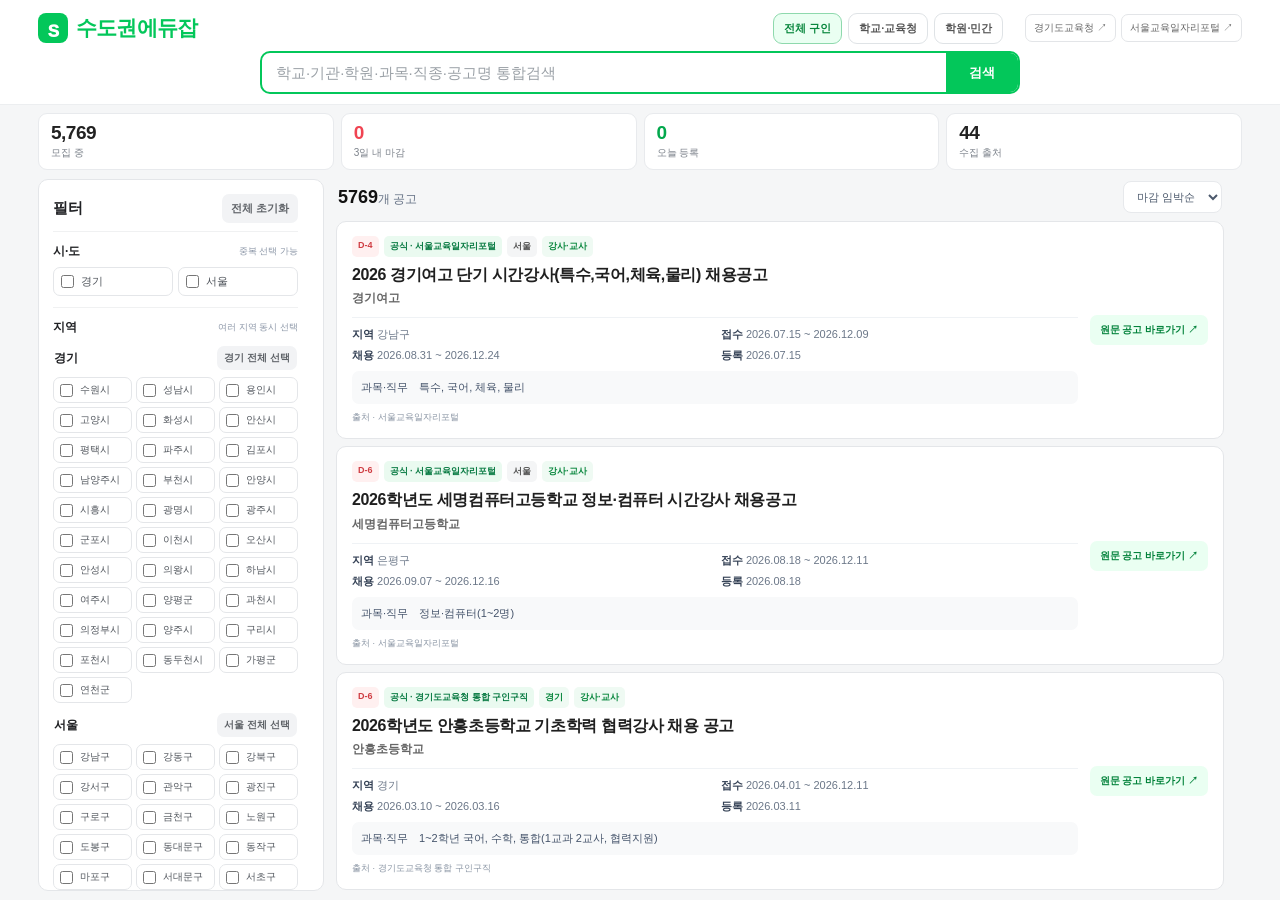
<file: index.html>
<!doctype html>
<html lang="ko">
<head>
<meta charset="utf-8" />
<meta name="viewport" content="width=device-width,initial-scale=1,viewport-fit=cover" />
<meta name="theme-color" content="#03c75a" />
<title>수도권에듀잡 | 서울·경기 교육계 구인 통합검색</title>
<meta name="description" content="서울·경기 학교·교육청 공식 채용과 검증된 민간 교육·문화예술 구인공고를 한 번에 찾는 통합검색 서비스" />
<style>
:root{--bg:#f4f7fb;--card:#fff;--ink:#162033;--muted:#687386;--line:#e3e8f0;--navy:#0b1830;--blue:#2563eb;--blue2:#edf4ff;--red:#e5484d;--green:#0f9f6e;--shadow:0 10px 30px rgba(22,32,51,.08)}
*{box-sizing:border-box}html{scroll-behavior:smooth}body{margin:0;font-family:Pretendard,-apple-system,BlinkMacSystemFont,"Segoe UI","Noto Sans KR",sans-serif;color:var(--ink);background:var(--bg)}button,input,select{font:inherit}a{color:inherit;text-decoration:none}.wrap{max-width:1180px;margin:0 auto;padding:0 18px}
.hero{background:linear-gradient(135deg,#071224 0%,#102b58 58%,#1857a8 100%);color:#fff;padding:12px 0 14px;box-shadow:0 5px 18px rgba(8,18,38,.16)}
.top{display:flex;align-items:center;justify-content:space-between;gap:14px}.brand{display:flex;gap:8px;align-items:center;font-size:18px;font-weight:900;letter-spacing:-.5px}.logo{width:32px;height:32px;border-radius:10px;display:grid;place-items:center;background:rgba(255,255,255,.14);border:1px solid rgba(255,255,255,.18);font-size:17px}.official-links{display:flex;gap:6px;flex-wrap:wrap}.official-links a{font-size:10px;color:#e8f1ff;border:1px solid rgba(255,255,255,.22);padding:6px 8px;border-radius:8px;background:rgba(255,255,255,.07)}
.hero h1{font-size:20px;line-height:1.2;margin:10px 0 0;letter-spacing:-.7px;display:inline-block}.hero h1 br{display:none}.hero h1 b{color:#8fd3ff;margin-left:6px}.hero p,.coverage{display:none}
.searchbox{margin-top:9px;display:flex;gap:6px;background:#fff;border-radius:11px;padding:5px;box-shadow:0 7px 18px rgba(0,0,0,.15)}.searchbox input{flex:1;min-width:0;border:0;outline:0;background:transparent;padding:8px 10px;font-size:14px;color:#172033}.searchbox button{border:0;background:var(--blue);color:#fff;border-radius:8px;padding:0 18px;font-weight:800;cursor:pointer;font-size:13px}
.stats{display:grid;grid-template-columns:repeat(4,1fr);gap:10px;margin-top:10px;position:relative;z-index:2}.stat{background:var(--card);padding:11px 14px;border-radius:13px;border:1px solid rgba(227,232,240,.9);box-shadow:var(--shadow);min-height:60px}.stat .n{font-size:21px;font-weight:900;letter-spacing:-.5px;line-height:1}.stat .t{font-size:11px;color:var(--muted);margin-top:5px}.stat.hot .n{color:var(--red)}.stat.new .n{color:var(--blue)}
.layout{display:grid;grid-template-columns:300px minmax(0,1fr);gap:18px;margin-top:12px;margin-bottom:54px}.panel{background:var(--card);border:1px solid var(--line);border-radius:17px;padding:16px;box-shadow:0 3px 12px rgba(23,32,51,.035);height:max-content}.filter-panel{position:sticky;top:12px}.filter-head{display:flex;align-items:center;justify-content:space-between;gap:8px;margin-bottom:12px}.filter-head strong{font-size:16px}.reset{border:0;background:#eef2f7;color:#4f5d70;padding:7px 9px;border-radius:9px;font-size:11px;font-weight:800;cursor:pointer}.filter-section{padding:14px 0;border-top:1px solid #eef1f5}.filter-section:first-of-type{border-top:0;padding-top:4px}.filter-title{display:flex;align-items:center;justify-content:space-between;gap:8px;margin-bottom:9px}.filter-title h3{font-size:13px;margin:0}.hint{font-size:10px;color:#8a95a6}.checks{display:grid;grid-template-columns:repeat(2,minmax(0,1fr));gap:6px}.checks.one{grid-template-columns:1fr}.check{display:flex;align-items:center;gap:7px;padding:7px 8px;border:1px solid var(--line);border-radius:9px;background:#fff;font-size:12px;color:#465367;cursor:pointer;min-width:0}.check:has(input:checked){border-color:#9bbcf7;background:var(--blue2);color:#174eac;font-weight:800}.check input{margin:0;accent-color:var(--blue);flex:0 0 auto}.check span{overflow:hidden;text-overflow:ellipsis;white-space:nowrap}.region-group{margin-top:10px}.region-group:first-child{margin-top:0}.region-group-head{display:flex;align-items:center;justify-content:space-between;margin:0 1px 7px}.region-group-head b{font-size:12px}.mini-btn{border:0;background:#f1f4f8;color:#59677a;border-radius:8px;padding:5px 7px;font-size:10px;font-weight:800;cursor:pointer}.region-checks{display:grid;grid-template-columns:repeat(3,minmax(0,1fr));gap:5px}.region-checks .check{padding:6px;font-size:11px}.selected-box{display:none;margin-top:12px;padding:10px;border-radius:11px;background:#f5f8fd;border:1px solid #e7ecf4;font-size:11px;color:#516176;line-height:1.6}.selected-box.show{display:block}.selected-box b{color:#24344f}
.toolbar{display:flex;align-items:center;justify-content:space-between;gap:10px;margin:3px 2px 10px}.result{font-size:13px;color:#657185}.result strong{font-size:19px;color:#172033}.toolbar-right{display:flex;gap:7px;align-items:center}.sort{border:1px solid var(--line);border-radius:10px;background:#fff;padding:9px 10px;color:#4c596c;font-size:12px}.list{display:flex;flex-direction:column;gap:10px}.job{display:block;background:var(--card);border:1px solid var(--line);border-radius:16px;padding:17px;box-shadow:0 3px 10px rgba(23,32,51,.035);transition:.15s ease}.job:hover{transform:translateY(-1px);box-shadow:var(--shadow);border-color:#cbd8ea}.jobtop{display:flex;justify-content:space-between;gap:12px}.badges{display:flex;flex-wrap:wrap;gap:6px;margin-bottom:9px}.badge{font-size:10px;font-weight:800;border-radius:7px;padding:5px 7px;background:#eff2f6;color:#566377}.badge.prov{background:#eaf2ff;color:#1c5ec2}.badge.seoul{background:#f0ecff;color:#6149b4}.badge.d{background:#fff0f0;color:#cf3d43}.badge.today{background:#eaf8f2;color:#087a57}.badge.type{background:#edf7ff;color:#25608d}.job h2{font-size:17px;line-height:1.45;margin:0 0 5px;letter-spacing:-.4px}.school{font-size:13px;color:#596779;font-weight:750}.meta{display:grid;grid-template-columns:repeat(2,minmax(0,1fr));gap:8px 15px;margin-top:13px;padding-top:12px;border-top:1px solid #eff2f5}.meta div{font-size:12px;color:#6b7788;white-space:nowrap;overflow:hidden;text-overflow:ellipsis}.meta b{color:#344155}.subject{margin-top:10px;font-size:12px;color:#44536a;background:#f7f9fc;border-radius:9px;padding:9px 10px;line-height:1.55}.source{margin-top:9px;font-size:10px;color:#8994a3}.go{align-self:center;flex:0 0 auto;border-radius:10px;background:#eef4ff;color:#1e61c7;padding:9px 11px;font-size:11px;font-weight:800}.go.pending{background:#f3f4f6;color:#8994a3}.empty{background:#fff;border:1px dashed #cfd7e3;border-radius:16px;padding:42px 20px;text-align:center;color:#687386}.empty strong{display:block;color:#334155;margin-bottom:7px}.update{font-size:10px;color:#8792a2;margin-top:10px}.source-status{margin-top:14px;background:#fff;border:1px solid var(--line);border-radius:14px;padding:12px}.source-status summary{cursor:pointer;font-size:12px;font-weight:800;color:#46546a}.source-grid{display:grid;grid-template-columns:repeat(2,minmax(0,1fr));gap:8px;margin-top:10px}.source-col h4{font-size:11px;margin:0 0 6px}.source-line{display:flex;justify-content:space-between;gap:6px;font-size:10px;padding:4px 0;color:#667386;border-bottom:1px solid #f2f4f7}.source-line:last-child{border-bottom:0}.ok{color:#087a57}.warn{color:#b36a00}.footer{padding:23px 0 42px;color:#7a8594;font-size:10px;line-height:1.8;text-align:center}
@media (hover:hover) and (pointer:fine){html,body{height:100%;height:100dvh;overflow:hidden}body{display:flex;flex-direction:column}.hero{flex:0 0 auto}main.wrap{flex:1 1 0;min-height:0;width:100%;display:flex;flex-direction:column;overflow:hidden}.stats{flex:0 0 auto}.layout{flex:1 1 0;min-height:0;margin-bottom:14px;align-items:stretch;overflow:hidden;grid-template-columns:300px minmax(0,1fr)}.filter-panel{position:static;min-height:0;height:100%;max-height:100%;overflow-x:hidden;overflow-y:auto;overscroll-behavior-y:contain;scrollbar-gutter:stable;padding-right:12px}.layout>section{min-height:0;height:100%;max-height:100%;overflow-x:hidden;overflow-y:auto;overscroll-behavior-y:contain;scrollbar-gutter:stable;padding-right:4px}.footer{display:none}}
@media(max-width:900px) and (hover:none){.layout{grid-template-columns:1fr}.filter-panel{position:static}.region-checks{grid-template-columns:repeat(4,minmax(0,1fr))}.hero p,.coverage{display:none}}
@media(max-width:650px){.wrap{padding:0 12px}.hero{padding:10px 0 12px}.hero h1{font-size:17px;margin-top:8px}.brand{font-size:16px}.logo{width:30px;height:30px}.official-links{display:none}.searchbox{margin-top:8px}.stats{grid-template-columns:repeat(2,1fr)}.stat{padding:10px 12px}.layout{gap:12px;margin-top:10px}.panel{padding:13px}.region-checks{grid-template-columns:repeat(3,minmax(0,1fr))}.job{padding:14px}.meta{grid-template-columns:1fr}.go{display:none}.searchbox button{padding:0 14px}.source-grid{grid-template-columns:1fr}.toolbar{align-items:flex-end}}
</style>
<link rel="stylesheet" href="naver-theme.css?v=20260823">
</head>
<body>
<section class="hero"><div class="wrap"><div class="top"><div class="brand"><div class="logo">🎓</div>수도권에듀잡</div><div class="official-links"><a href="https://www.goe.go.kr/recruit/main.do" target="_blank" rel="noopener">경기도교육청 ↗</a><a href="https://work.sen.go.kr/work/search/recInfo/BD_selectSrchRecInfo.do?type=term" target="_blank" rel="noopener">서울교육일자리포털 ↗</a></div></div><h1>서울·경기 교육 채용공고를<br><b>한 번에 골라서 찾기</b></h1><p>지역, 학교급, 직종을 여러 개 동시에 체크해 필요한 공고만 빠르게 확인합니다.</p><div class="coverage">경기도교육청 + 경기 25개 교육지원청 · 서울교육일자리포털 + 서울 11개 교육지원청</div><div class="searchbox"><input id="q" type="search" placeholder="학교·기관·학원·과목·직종·공고명 통합검색" autocomplete="off" /><button id="searchBtn" type="button">검색</button></div></div></section>
<main class="wrap"><section class="stats"><div class="stat"><div class="n" id="countAll">-</div><div class="t">모집 중</div></div><div class="stat hot"><div class="n" id="countSoon">-</div><div class="t">3일 내 마감</div></div><div class="stat new"><div class="n" id="countToday">-</div><div class="t">오늘 등록</div></div><div class="stat"><div class="n" id="countSources">38</div><div class="t">수집 출처</div></div></section><section class="layout"><aside class="panel filter-panel"><div class="filter-head"><strong>필터</strong><button class="reset" id="resetBtn" type="button">전체 초기화</button></div><div class="filter-section"><div class="filter-title"><h3>시·도</h3><span class="hint">중복 선택 가능</span></div><div class="checks" id="provinceChecks"></div></div><div class="filter-section"><div class="filter-title"><h3>지역</h3><span class="hint">여러 지역 동시 선택</span></div><div class="region-group"><div class="region-group-head"><b>경기</b><button class="mini-btn" type="button" data-group="gyeonggi">경기 전체 선택</button></div><div class="region-checks" id="gyeonggiRegionChecks"></div></div><div class="region-group"><div class="region-group-head"><b>서울</b><button class="mini-btn" type="button" data-group="seoul">서울 전체 선택</button></div><div class="region-checks" id="seoulRegionChecks"></div></div></div><div class="filter-section"><div class="filter-title"><h3>학교급</h3><span class="hint">중복 선택 가능</span></div><div class="checks" id="schoolChecks"></div></div><div class="filter-section"><div class="filter-title"><h3>직종</h3><span class="hint">중복 선택 가능</span></div><div class="checks one" id="typeChecks"></div></div><div class="selected-box" id="selectedBox"></div></aside><section><div class="toolbar"><div class="result"><strong id="resultCount">0</strong>개 공고</div><div class="toolbar-right"><select class="sort" id="sort" aria-label="정렬 방식"><option value="deadline">마감 임박순</option><option value="newest">최근 등록순</option></select></div></div><div class="list" id="list"><div class="empty"><strong>채용정보를 불러오는 중입니다.</strong>잠시 후 자동으로 표시됩니다.</div></div><div class="update" id="updated"></div><details class="source-status" id="sourceStatus"><summary>수집 출처 상태 보기</summary><div class="source-grid" id="sourceGrid"></div></details></section></section></main>
<footer class="footer wrap">본 사이트는 서울특별시교육청·경기도교육청 공식 서비스가 아닌 비공식 편의 서비스입니다.<br />지원 전 채용 조건, 접수방법, 마감일은 반드시 원문 공고를 최종 확인하세요.</footer>
<script>
const GYEONGGI_REGIONS=['수원시','성남시','용인시','고양시','화성시','안산시','평택시','파주시','김포시','남양주시','부천시','안양시','시흥시','광명시','광주시','군포시','이천시','오산시','안성시','의왕시','하남시','여주시','양평군','과천시','의정부시','양주시','구리시','포천시','동두천시','가평군','연천군'];const SEOUL_REGIONS=['강남구','강동구','강북구','강서구','관악구','광진구','구로구','금천구','노원구','도봉구','동대문구','동작구','마포구','서대문구','서초구','성동구','성북구','송파구','양천구','영등포구','용산구','은평구','종로구','중구','중랑구'];const PROVINCES=['경기','서울'];const SCHOOLS=['유치원','초등학교','중학교','고등학교','특수학교','교육행정기관','기타'];const TYPES=['기간제교원','시간강사/강사','교육공무직/기간제근로자','정규채용','자원봉사','기타'];let jobs=[];let sourceData=null;const state={provinces:new Set(),regions:new Set(),schools:new Set(),types:new Set(),q:'',sort:'deadline'};const $=s=>document.querySelector(s);const norm=s=>(s||'').toString().toLowerCase().normalize('NFKC').replace(/[\u200b-\u200d\ufeff]/g,'').replace(/[^0-9a-z가-힣]+/gi,' ').replace(/\s+/g,' ').trim();const searchTokens=q=>norm(q).split(' ').filter(Boolean);const searchHay=j=>j.searchText||norm([j.school,j.title,j.subject,j.region,(j.regions||[]).join(' '),j.type,j.source,j.schoolLevel,j.province].join(' '));const matchesQuery=(j,q)=>{const ts=searchTokens(q);if(!ts.length)return true;const hay=searchHay(j);return ts.every(t=>hay.includes(t))};
function parseDate(s){if(!s)return null;const m=(s+'').match(/(\d{4})[\/.\-](\d{1,2})[\/.\-](\d{1,2})/);return m?new Date(+m[1],+m[2]-1,+m[3],23,59,59):null}function today0(){const d=new Date();d.setHours(0,0,0,0);return d}function diffDay(s){const d=parseDate(s);if(!d)return null;const end=new Date(d.getFullYear(),d.getMonth(),d.getDate());return Math.round((end-today0())/86400000)}function isToday(s){const d=parseDate(s);if(!d)return false;const n=new Date();return d.getFullYear()===n.getFullYear()&&d.getMonth()===n.getMonth()&&d.getDate()===n.getDate()}function fmt(s){const d=parseDate(s);if(!d)return s||'-';return `${d.getFullYear()}.${String(d.getMonth()+1).padStart(2,'0')}.${String(d.getDate()).padStart(2,'0')}`}function periodText(start,end){if(start&&end)return `${fmt(start)} ~ ${fmt(end)}`;if(end)return `~ ${fmt(end)}`;if(start)return `${fmt(start)} ~`;return '원문 확인'}function esc(s){return (s||'').toString().replace(/[&<>'"]/g,c=>({'&':'&amp;','<':'&lt;','>':'&gt;',"'":'&#39;','"':'&quot;'}[c]))}
function schoolLevel(j){const raw=j.schoolLevel||'';if(raw==='교육지원청')return '교육행정기관';if(SCHOOLS.includes(raw))return raw;const t=(j.school||'')+' '+(j.title||'');if(/특수학교/.test(t))return '특수학교';if(/유치원|병설유/.test(t))return '유치원';if(/초등학교/.test(t))return '초등학교';if(/중학교/.test(t))return '중학교';if(/고등학교/.test(t))return '고등학교';if(/교육지원청|교육청/.test(t))return '교육행정기관';return '기타'}function jobType(j){const raw=j.type||'';if(raw==='교육공무직')return '교육공무직/기간제근로자';if(TYPES.includes(raw))return raw;const t=raw+' '+(j.title||'')+' '+(j.subject||'');if(/자원봉사|봉사자/.test(t))return '자원봉사';if(/정규/.test(t))return '정규채용';if(/교육공무직|기간제근로|조리실무|돌봄전담/.test(t))return '교육공무직/기간제근로자';if(/시간강사|강사|시간제/.test(t))return '시간강사/강사';if(/기간제|교원|교사/.test(t))return '기간제교원';return '기타'}function province(j){return j.province||((j.region||'').endsWith('구')?'서울':'경기')}function jobProvinces(j){const a=Array.isArray(j.provinces)?j.provinces.filter(Boolean):[];return a.length?[...new Set(a)]:[province(j)]}function jobRegions(j){const a=[];if(j.region)a.push(j.region);if(Array.isArray(j.regions))a.push(...j.regions);return [...new Set(a.filter(Boolean))]}
function createChecks(el,values,key){el.innerHTML='';values.forEach(v=>{const label=document.createElement('label');label.className='check';const input=document.createElement('input');input.type='checkbox';input.checked=state[key].has(v);input.value=v;const span=document.createElement('span');span.textContent=v;input.addEventListener('change',()=>{input.checked?state[key].add(v):state[key].delete(v);renderAll(false)});label.append(input,span);el.appendChild(label)})}function renderChecks(){createChecks($('#provinceChecks'),PROVINCES,'provinces');createChecks($('#gyeonggiRegionChecks'),GYEONGGI_REGIONS,'regions');createChecks($('#seoulRegionChecks'),SEOUL_REGIONS,'regions');createChecks($('#schoolChecks'),SCHOOLS,'schools');createChecks($('#typeChecks'),TYPES,'types')}function groupToggle(group){const vals=group==='gyeonggi'?GYEONGGI_REGIONS:SEOUL_REGIONS;const all=vals.every(v=>state.regions.has(v));vals.forEach(v=>all?state.regions.delete(v):state.regions.add(v));renderAll(true)}document.querySelectorAll('.mini-btn').forEach(b=>b.addEventListener('click',()=>groupToggle(b.dataset.group)));
function matchesSet(set,val){return set.size===0||set.has(val)}function deadlineSortKey(j){const dd=diffDay(j.applyEnd),rd=parseDate(j.registered),r0=rd?new Date(rd.getFullYear(),rd.getMonth(),rd.getDate()):null,age=r0?Math.floor((today0()-r0)/86400000):null,official=(j.feedKind||'official')==='official';let bucket=4,primary=0;if(dd!==null&&dd>=0&&dd<=3){bucket=0;primary=dd}else if(dd!==null&&dd>=4&&dd<=7){bucket=1;primary=dd}else if(dd===null&&official&&age!==null&&age>=0&&age<=7){bucket=2}else if(dd!==null){bucket=3;primary=dd}return [bucket,primary,-(rd?rd.getTime():0),(j.sourceIdentity||j.id||j.url||'').toString()]}function compareDeadline(x,y){const a=deadlineSortKey(x),b=deadlineSortKey(y);return a[0]-b[0]||a[1]-b[1]||a[2]-b[2]||a[3].localeCompare(b[3])}function filtered(){let a=jobs.filter(j=>{const d=diffDay(j.applyEnd);if(d!==null&&d<0)return false;if(state.provinces.size&&!jobProvinces(j).some(p=>state.provinces.has(p)))return false;if(state.regions.size){const rs=jobRegions(j);if(!rs.some(r=>state.regions.has(r)))return false}if(!matchesSet(state.schools,schoolLevel(j)))return false;if(!matchesSet(state.types,jobType(j)))return false;if(state.q&&!matchesQuery(j,state.q))return false;return true});a.sort((x,y)=>{if(state.sort==='newest')return (parseDate(y.registered)||0)-(parseDate(x.registered)||0);return compareDeadline(x,y)});return a}
function postingLink(j){if(j&&j.detailLinkVerified===false)return '';if(j&&j.source==='레슨인포'&&j.sourceSurface==='culture-arts'){if(j.sourceIdentity==='culture:id:94673'||j.detailLinkVerified!==true)return '';return String(j.verifiedUrl||'').trim()}const board=j.boardUrl||'';const raw=j.url||'';if(j.openMethod==='POST'&&j.openUrl&&j.openParams&&j.openParams.job_seq){const p=new URLSearchParams({url:j.openUrl,job_seq:String(j.openParams.job_seq)});return `open-job.html?${p.toString()}`}if(province(j)==='서울'&&j.sourceType==='교육지원청 개별 게시판'){try{const u=new URL(raw||'',location.href);const seq=u.searchParams.get('job_seq');if(seq&&/^\d+$/.test(seq)&&u.pathname.endsWith('/FUS/JO/JOV11.do')){const p=new URLSearchParams({url:`${u.origin}/FUS/JO/JOV11.do`,job_seq:seq});return `open-job.html?${p.toString()}`}}catch(e){}return ''}if(province(j)==='경기'&&j.sourceType==='교육지원청 개별 게시판'){try{if(raw){const u=new URL(raw,location.href);if(u.pathname.includes('selectNttInfo.do')&&u.searchParams.get('nttSn'))return u.href}if(j.nttSn&&j.bbsId&&board){const b=new URL(board,location.href);const detail=new URL(b.pathname.replace('selectNttList.do','selectNttInfo.do'),b.origin);detail.searchParams.set('bbsId',String(j.bbsId));if(j.mi)detail.searchParams.set('mi',String(j.mi));detail.searchParams.set('nttSn',String(j.nttSn));return detail.href}if(j.detailLinkResolved===true&&raw){const u=new URL(raw,location.href);if(!u.pathname.includes('selectNttList.do'))return u.href}}catch(e){}return ''}return raw||''}
function card(j){const d=diffDay(j.applyEnd),today=isToday(j.registered),prov=province(j),lvl=schoolLevel(j),typ=jobType(j);const dBadge=d===0?'오늘 마감':d!==null&&d>0&&d<=7?`D-${d}`:'';const regionText=j.region||((j.regions||[]).join('·'))||prov;const href=postingLink(j),tag=href?'a':'div',linkAttrs=href?` href="${esc(href)}" target="_blank" rel="noopener"`:'',goText=href?'원문 공고 바로가기 ↗':'원문 링크 점검 중';return `<${tag} class="job"${linkAttrs}><div class="jobtop"><div style="min-width:0;flex:1"><div class="badges">${dBadge?`<span class="badge d">${dBadge}</span>`:''}${today?'<span class="badge today">NEW 오늘</span>':''}<span class="badge prov ${prov==='서울'?'seoul':''}">${esc(prov)}</span><span class="badge type">${esc(typ)}</span><span class="badge">${esc(lvl)}</span></div><h2>${esc(j.title||'채용 공고')}</h2><div class="school">${esc(j.school||'기관명 확인')}</div><div class="meta"><div><b>지역</b> ${esc(regionText)}</div><div><b>접수</b> ${periodText(j.applyStart,j.applyEnd)}</div><div><b>채용</b> ${periodText(j.workStart,j.workEnd)}</div><div><b>등록</b> ${fmt(j.registered)}</div></div>${j.subject?`<div class="subject">과목·직무　${esc(j.subject)}</div>`:''}<div class="source">출처 · ${esc(j.source||'공식 채용 게시판')}</div></div><div class="go ${href?'':'pending'}">${goText}</div></div></${tag}>`}
function selectionSummary(){const parts=[];if(state.provinces.size)parts.push(`시·도 ${[...state.provinces].join(', ')}`);if(state.regions.size)parts.push(`지역 ${state.regions.size}곳`);if(state.schools.size)parts.push(`학교급 ${[...state.schools].join(', ')}`);if(state.types.size)parts.push(`직종 ${[...state.types].join(', ')}`);const box=$('#selectedBox');if(parts.length){box.className='selected-box show';box.innerHTML='<b>선택된 조건</b><br>'+parts.map(esc).join(' · ')}else{box.className='selected-box';box.textContent=''}}let visibleLimit=80;const PAGE_SIZE=80;function render(resetLimit=true){if(resetLimit)visibleLimit=PAGE_SIZE;const a=filtered();$('#resultCount').textContent=a.length;if(!a.length){$('#list').innerHTML='<div class="empty"><strong>조건에 맞는 모집 중 공고가 없습니다.</strong>체크한 지역·학교급·직종을 일부 해제하거나 검색어를 바꿔보세요.</div>';selectionSummary();return}const shown=a.slice(0,visibleLimit);const more=a.length>shown.length?`<button id="loadMoreJobs" type="button" style="width:100%;border:1px solid #dfe5ec;background:#fff;border-radius:12px;padding:13px;font-weight:800;cursor:pointer">공고 더 보기 (${shown.length.toLocaleString()} / ${a.length.toLocaleString()})</button>`:'';$('#list').innerHTML=shown.map(card).join('')+more;const btn=$('#loadMoreJobs');if(btn)btn.addEventListener('click',()=>{visibleLimit+=PAGE_SIZE;render(false)});selectionSummary()}function renderAll(rebuild=true){if(rebuild)renderChecks();render()}function stats(){const active=jobs.filter(j=>{const d=diffDay(j.applyEnd);return d===null||d>=0});$('#countAll').textContent=active.length;$('#countSoon').textContent=active.filter(j=>{const d=diffDay(j.applyEnd);return d!==null&&d>=0&&d<=3}).length;$('#countToday').textContent=active.filter(j=>isToday(j.registered)).length}
function renderSourceStatus(data){if(!data||!data.sources){$('#sourceStatus').style.display='none';return}const make=(key,label)=>{const group=data.sources[key]||{},central=group.central,offices=group.supportOffices||[];let html=`<div class="source-col"><h4>${label}</h4>`;if(central)html+=`<div class="source-line"><span>${esc(central.name)}</span><span class="${central.ok?'ok':'warn'}">${central.ok?central.count+'건':'오류'}</span></div>`;offices.forEach(s=>html+=`<div class="source-line"><span>${esc(s.name)}</span><span class="${s.ok?'ok':'warn'}">${s.ok?s.count+'건':'오류'}</span></div>`);return html+'</div>'};$('#sourceGrid').innerHTML=make('gyeonggi','경기 · 교육청 + 25개 교육지원청')+make('seoul','서울 · 일자리포털 + 11개 교육지원청')}
async function load(){try{const r=await fetch('unified_jobs.json',{cache:'no-cache'});if(!r.ok)throw new Error('load');const data=await r.json();sourceData=data;jobs=Array.isArray(data)?data:(data.jobs||[]);if(data.totalSourceCount||data.officialSourceCount)$('#countSources').textContent=data.totalSourceCount||data.officialSourceCount;if(data.updatedAt)$('#updated').textContent='최근 자동 갱신: '+data.updatedAt+' · 매시간 자동 갱신';stats();render();renderSourceStatus(data)}catch(e){jobs=[];stats();render();$('#updated').textContent='채용 데이터 파일을 불러오지 못했습니다. 잠시 후 다시 시도해 주세요.';$('#sourceStatus').style.display='none'}}
$('#searchBtn').addEventListener('click',()=>{state.q=$('#q').value;render()});$('#q').addEventListener('keydown',e=>{if(e.key==='Enter')$('#searchBtn').click()});let searchTimer=0;$('#q').addEventListener('input',e=>{clearTimeout(searchTimer);const value=e.target.value;searchTimer=setTimeout(()=>{state.q=value;render()},180)});$('#sort').addEventListener('change',e=>{state.sort=e.target.value;render()});$('#resetBtn').addEventListener('click',()=>{state.provinces.clear();state.regions.clear();state.schools.clear();state.types.clear();state.q='';state.sort='deadline';$('#q').value='';$('#sort').value='deadline';renderAll(true)});renderChecks();load();
</script>
<script src="unified-ui.js?v=20260904a" defer></script>
<script src="direct-link-guard.js?v=20260907a" defer></script>
<script src="mobile-ui.js?v=20260907d" defer></script>
<script src="mobile-ui.js?v=20260823" defer></script>
</body>
</html>
</file>
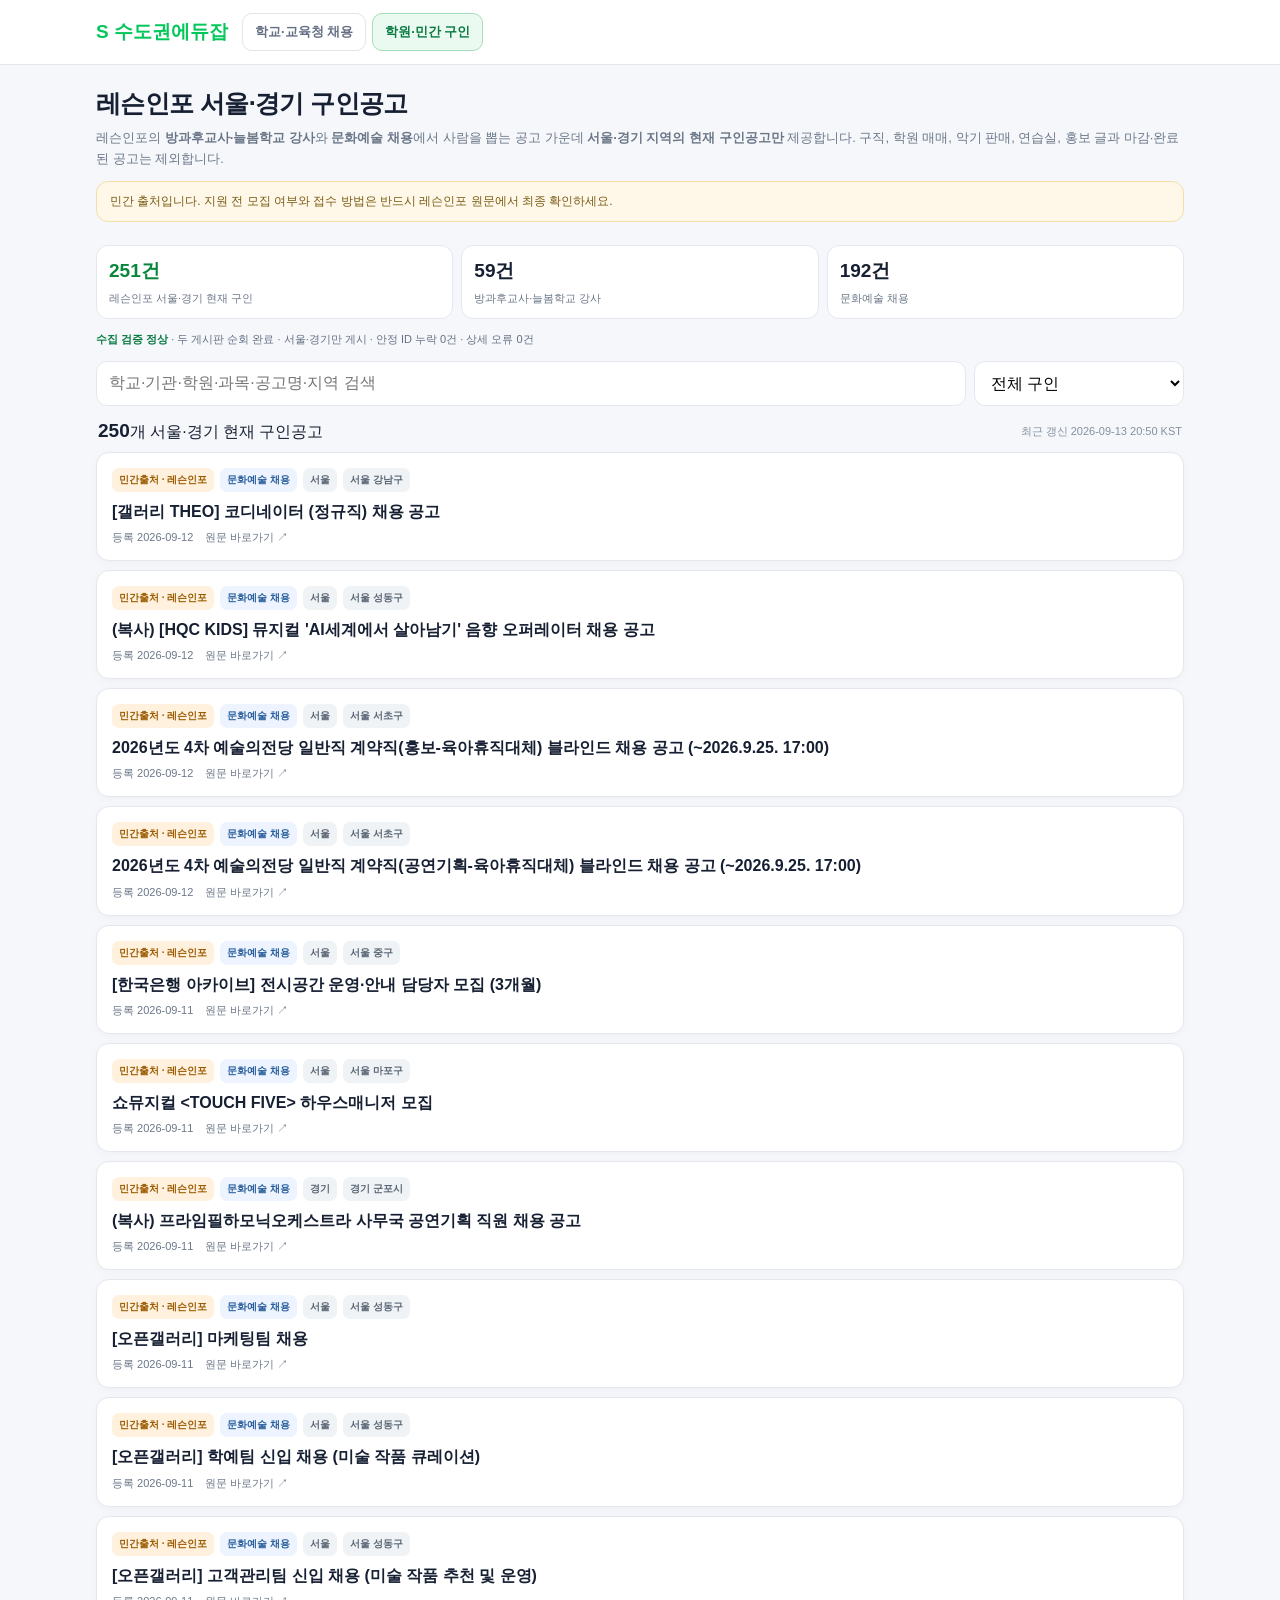
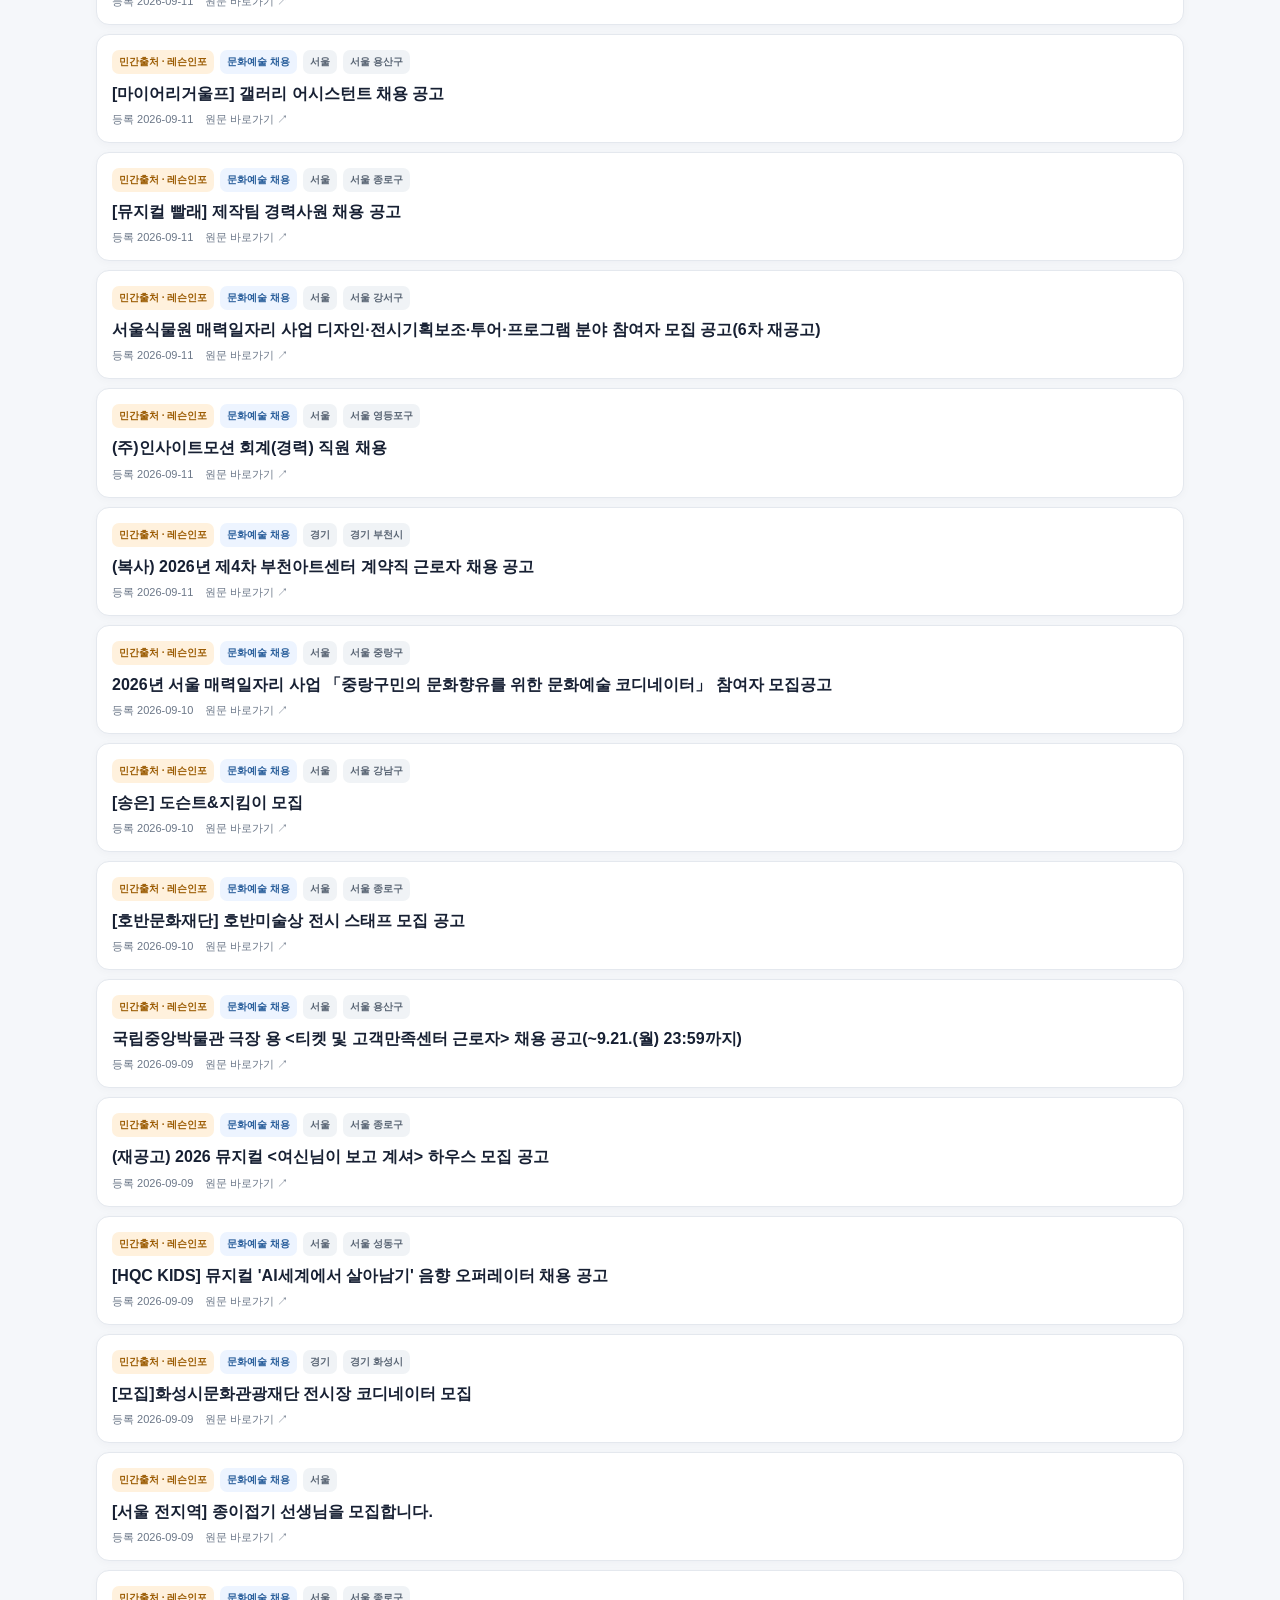
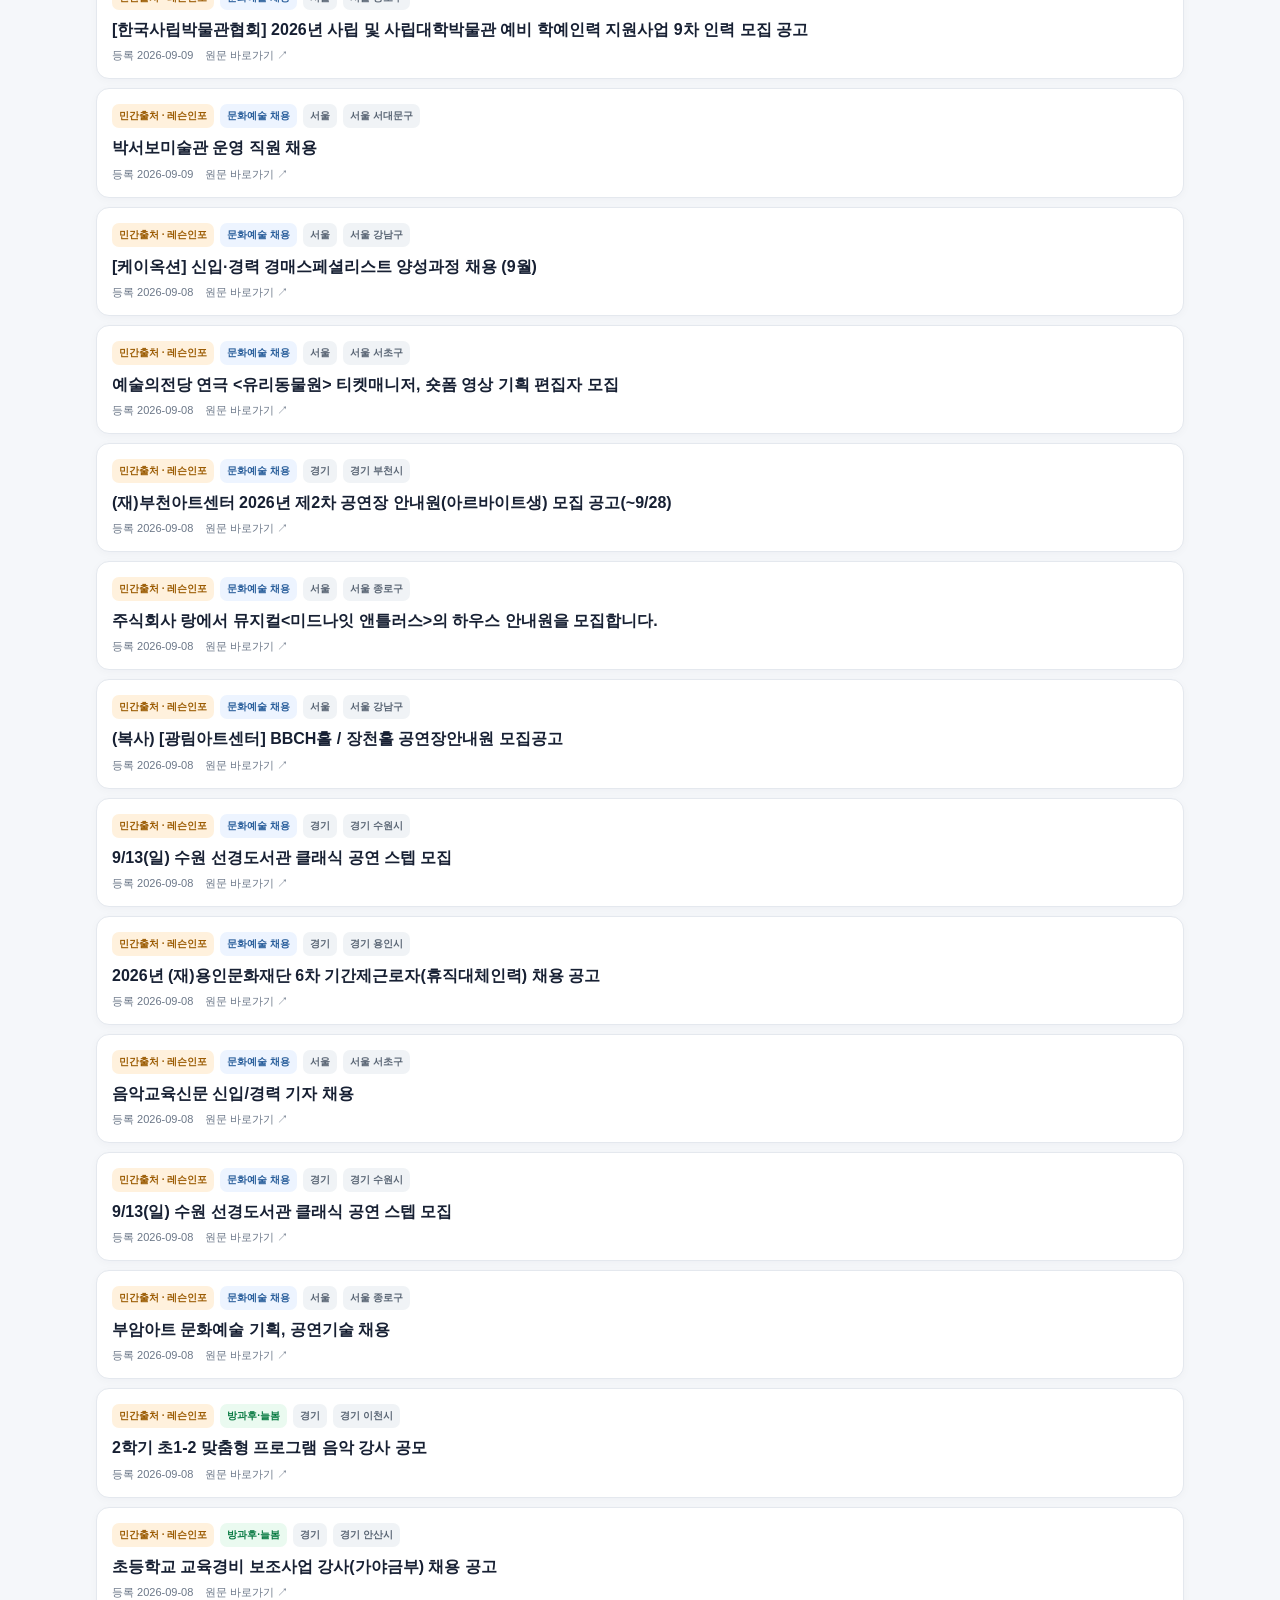
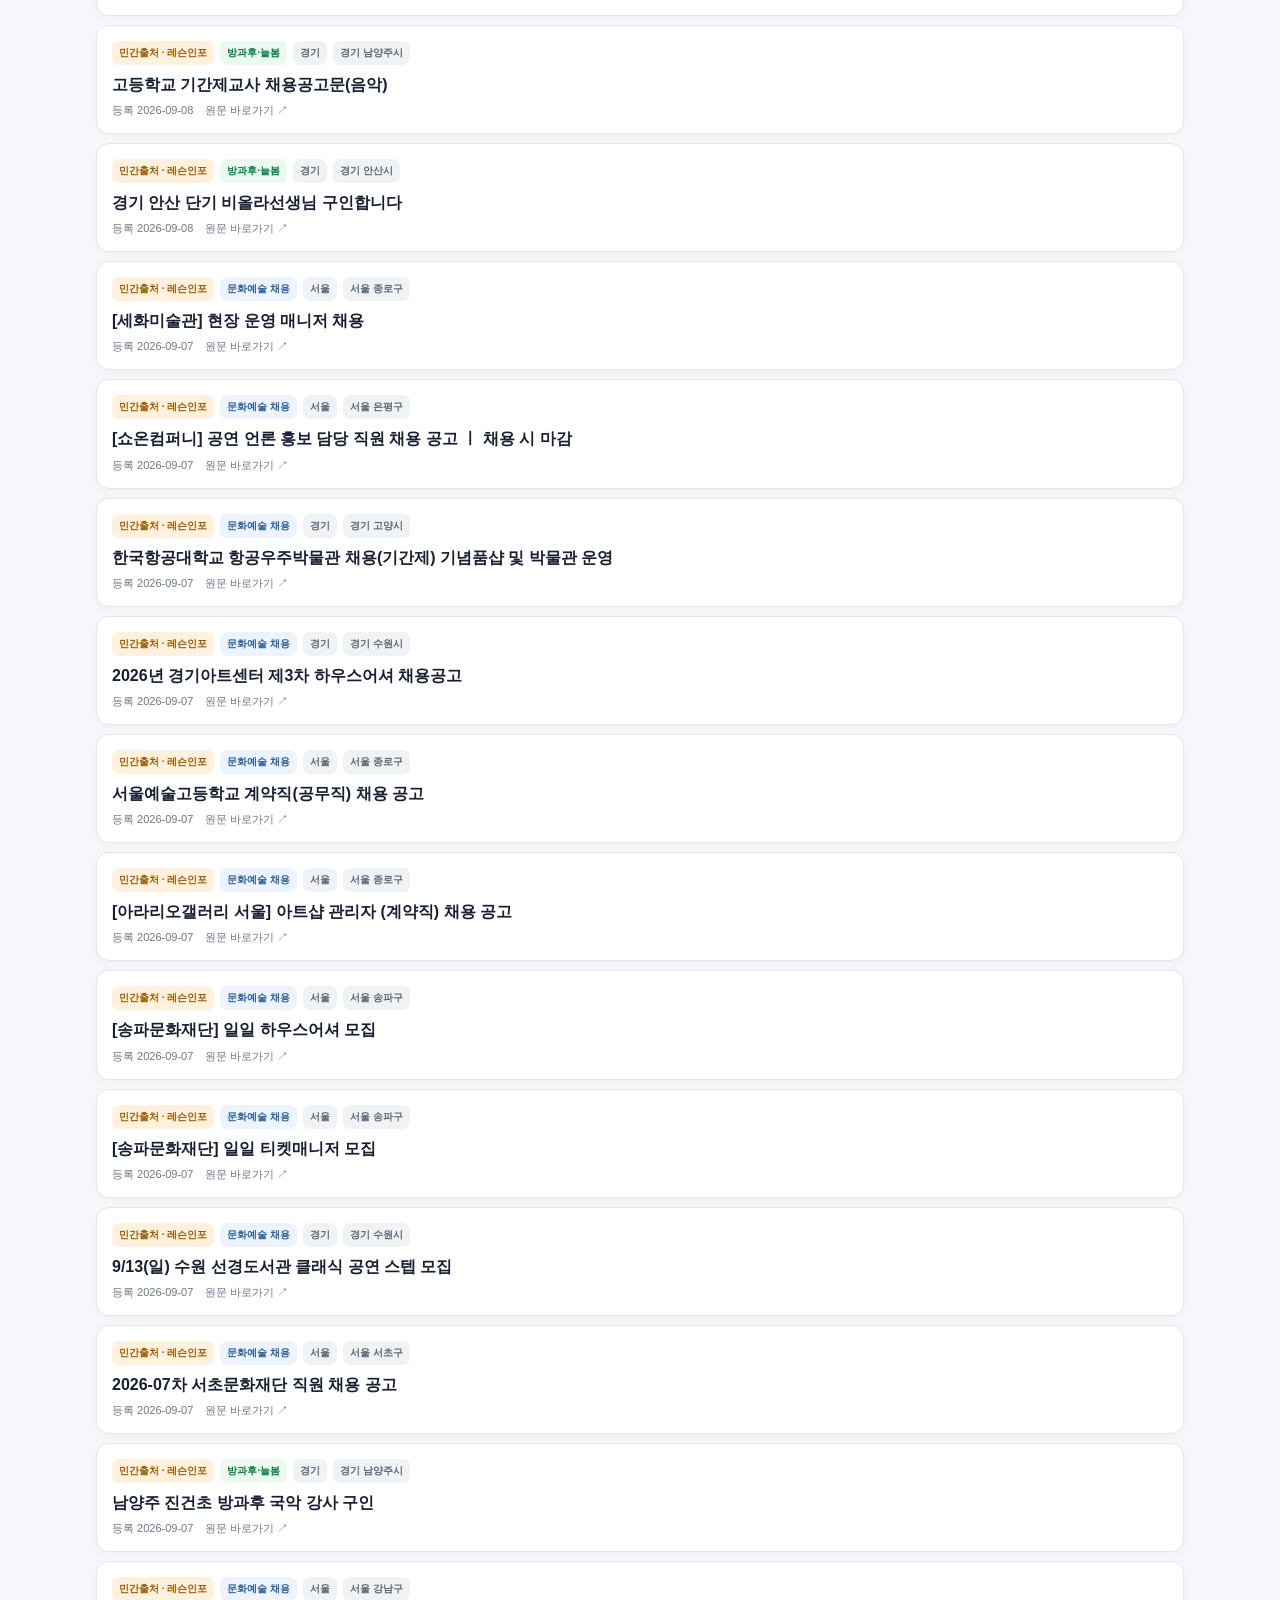
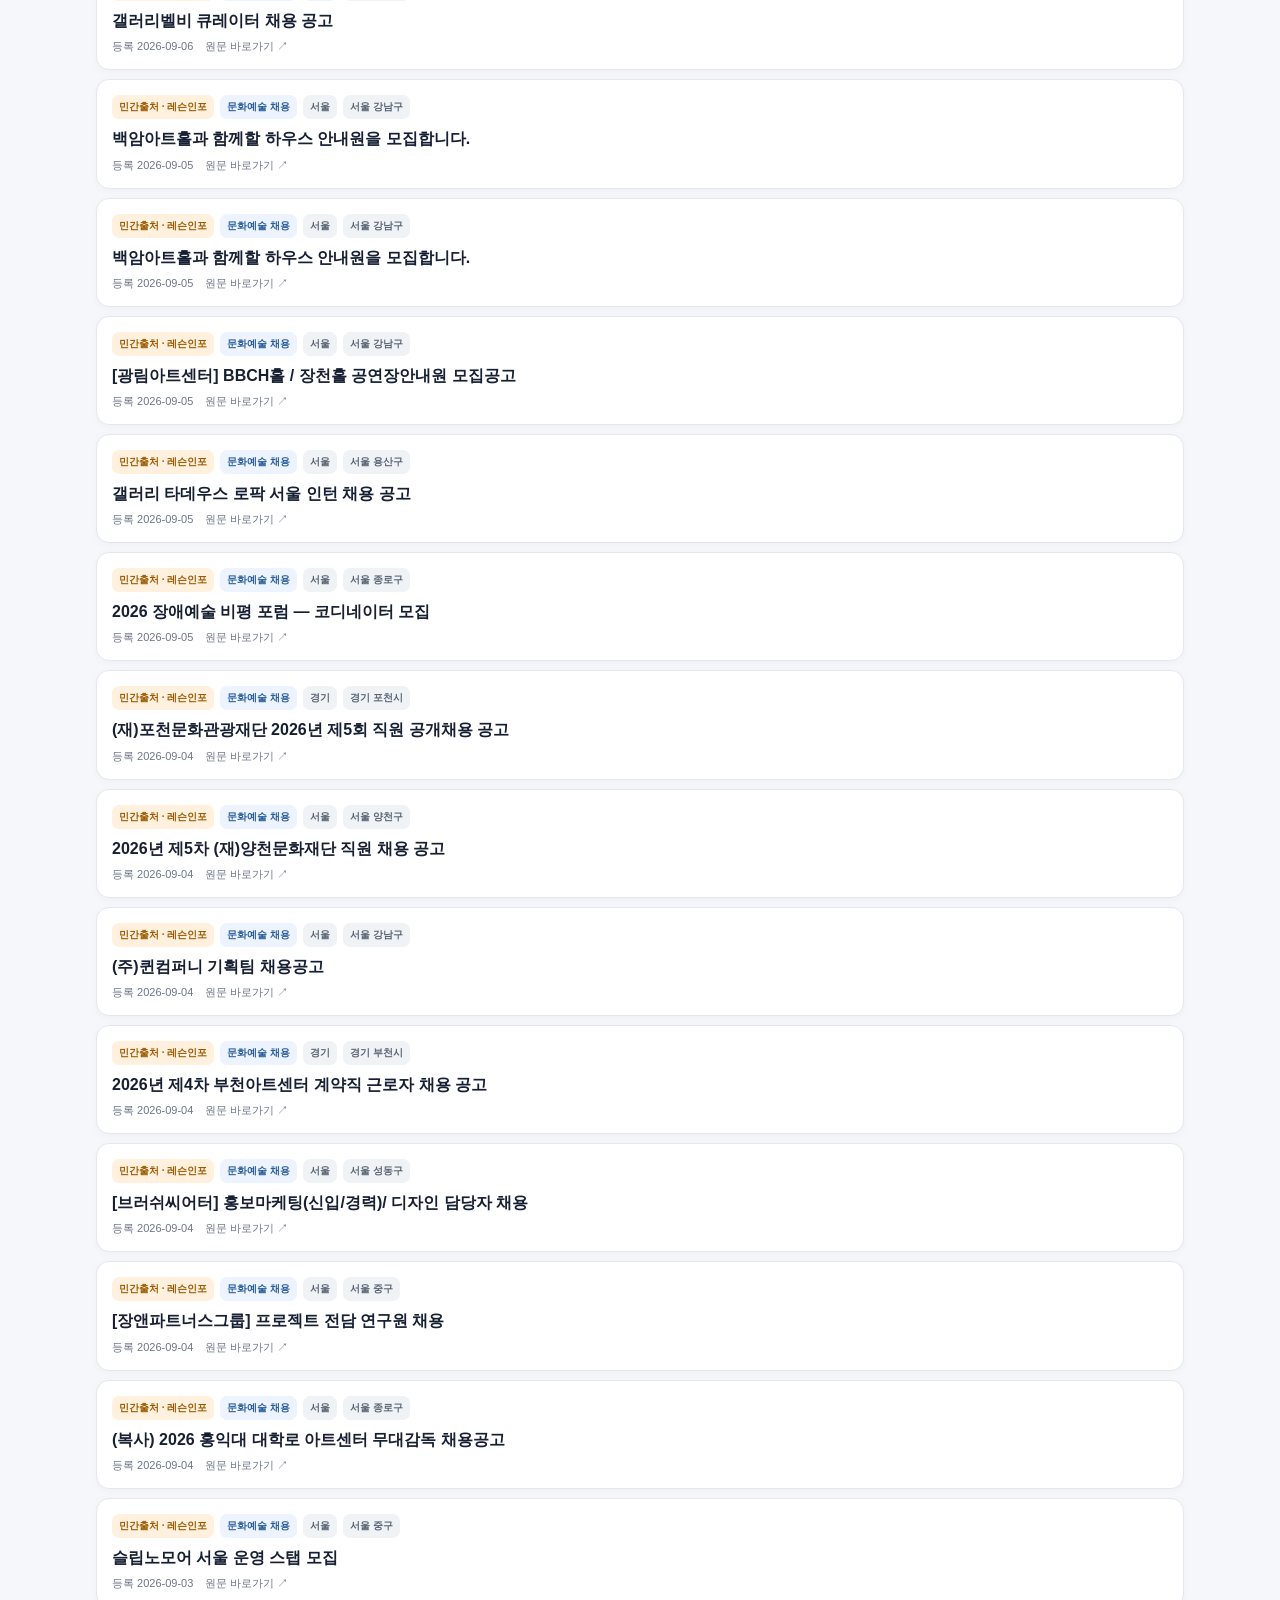
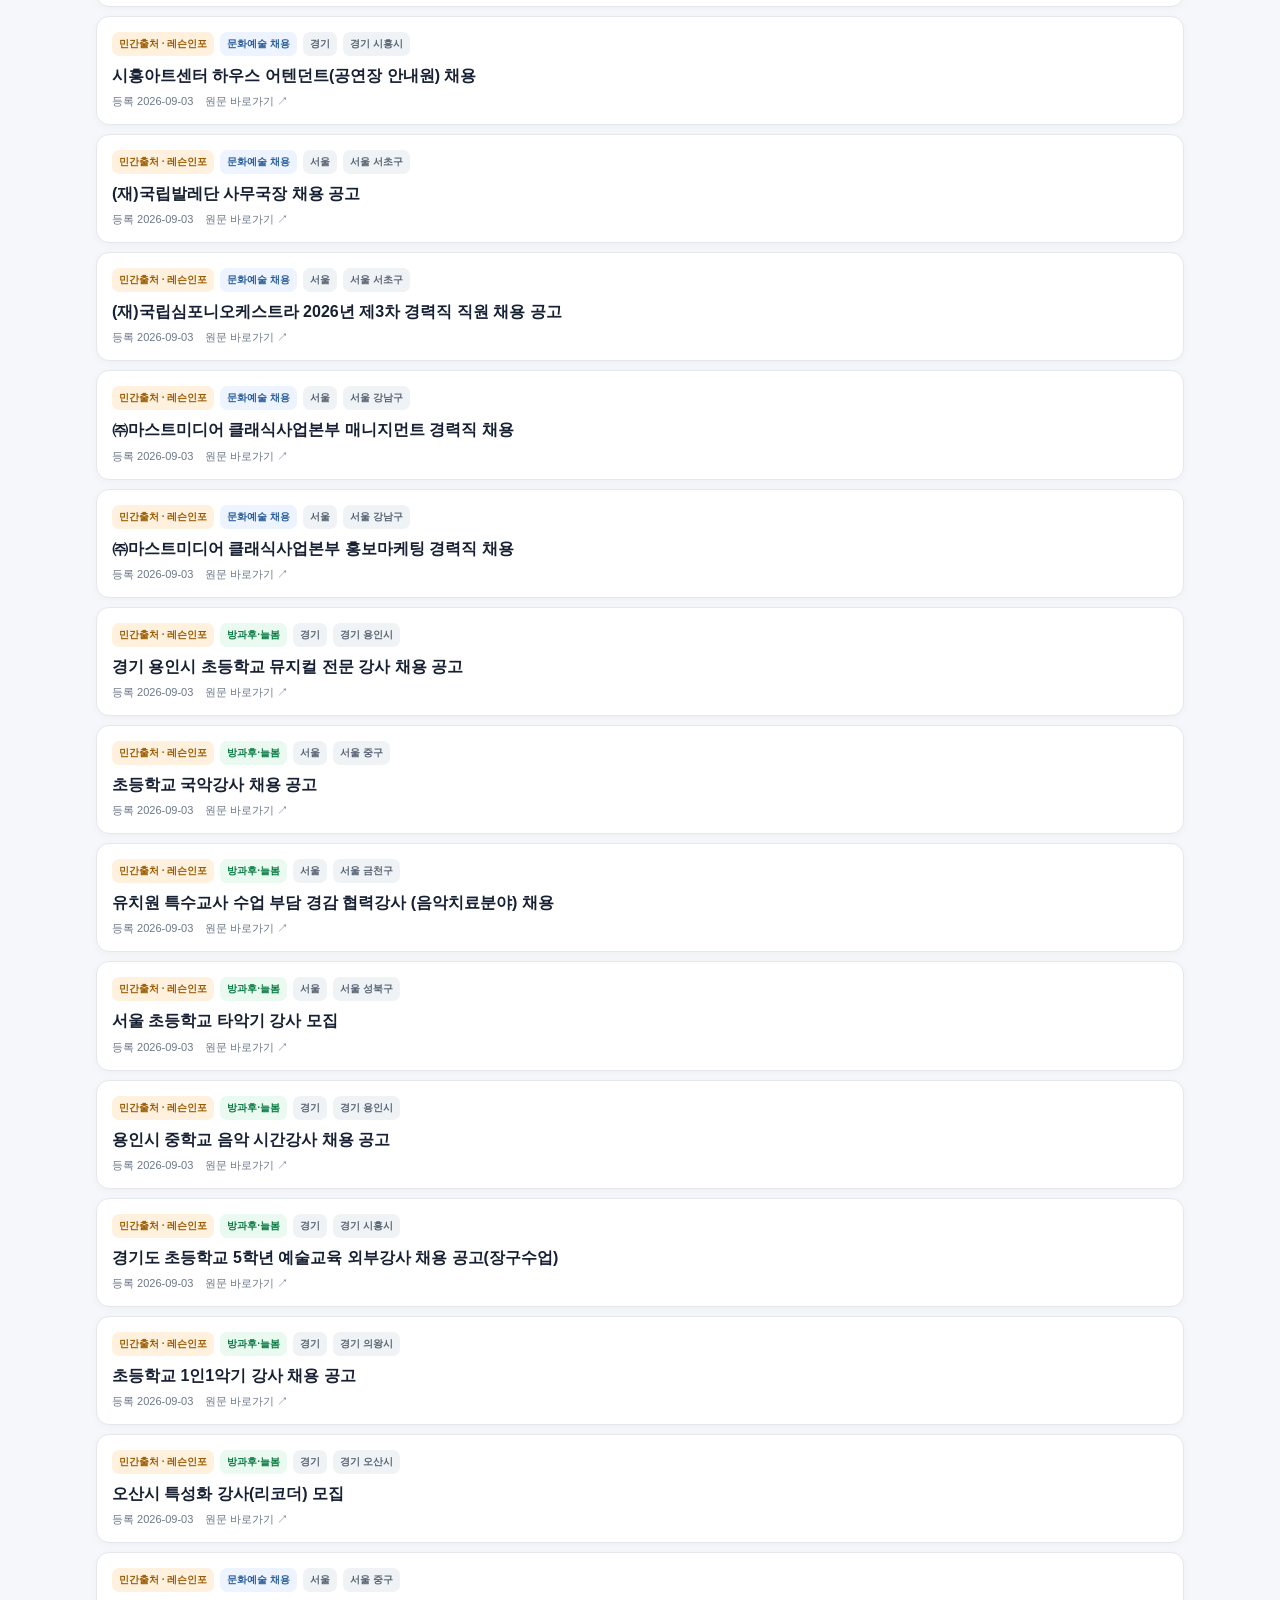
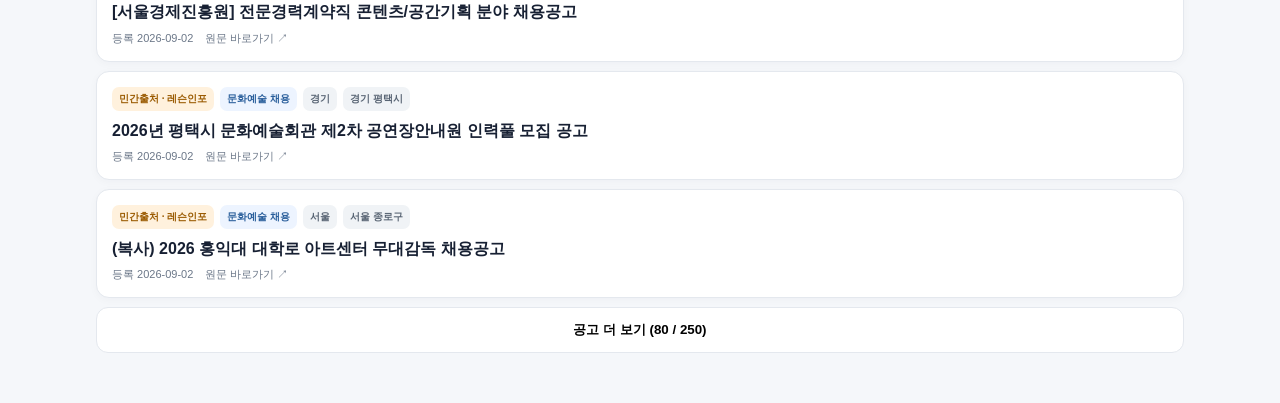
<file: lessoninfo-jobs.html>
<!doctype html>
<html lang="ko">
<head>
<meta charset="utf-8">
<meta name="viewport" content="width=device-width,initial-scale=1,viewport-fit=cover">
<title>레슨인포 구인 | 수도권에듀잡</title>
<meta name="description" content="레슨인포의 방과후교사·늘봄학교 강사와 문화예술 채용 중 서울·경기 현재 구인공고만 모아 보는 수도권에듀잡 민간 구인 화면">
<style>
:root{--green:#03c75a;--ink:#172033;--muted:#6b7788;--line:#e4e8ee;--bg:#f5f7fa;--card:#fff;--warn:#9a5a00}*{box-sizing:border-box}body{margin:0;background:var(--bg);color:var(--ink);font-family:Pretendard,-apple-system,BlinkMacSystemFont,"Segoe UI","Noto Sans KR",sans-serif}a{text-decoration:none;color:inherit}.wrap{max-width:1120px;margin:auto;padding:0 16px}.head{background:#fff;border-bottom:1px solid var(--line);position:sticky;top:0;z-index:10}.headin{min-height:64px;display:flex;align-items:center;gap:14px}.brand{font-weight:900;font-size:19px;color:var(--green)}.tabs{display:flex;gap:6px}.tab{padding:9px 12px;border:1px solid #e1e5e9;border-radius:10px;font-size:13px;font-weight:800;color:#667085;background:#fff}.tab.on{background:#eafaf0;color:#087a42;border-color:#a7dfbd}.hero{padding:22px 0 10px}.hero h1{margin:0 0 7px;font-size:25px;letter-spacing:-.6px}.hero p{margin:0;color:var(--muted);font-size:13px;line-height:1.65}.notice{margin-top:11px;background:#fff8e8;border:1px solid #f4dfaa;padding:11px 13px;border-radius:12px;font-size:12px;color:#785b14}.sourcecards{display:grid;grid-template-columns:repeat(3,minmax(0,1fr));gap:8px;margin:13px 0}.sourcecard{background:#fff;border:1px solid var(--line);border-radius:12px;padding:12px}.sourcecard b{display:block;font-size:19px;margin-bottom:4px}.sourcecard span{font-size:11px;color:var(--muted)}.sourcecard.ok b{color:#07863c}.search{display:flex;gap:8px;margin:14px 0}.search input,.search select{border:1px solid var(--line);background:#fff;border-radius:11px;padding:12px;font:inherit}.search input{flex:1;min-width:0}.search select{width:210px}.bar{display:flex;justify-content:space-between;align-items:center;gap:10px;margin:9px 2px}.bar strong{font-size:19px}.status{font-size:11px;color:#8490a0;text-align:right}.list{display:grid;gap:9px;padding-bottom:50px}.job{display:block;background:var(--card);border:1px solid var(--line);border-radius:13px;padding:15px;box-shadow:0 2px 8px rgba(20,30,50,.03)}.job:hover{border-color:#b8dfc7}.badges{display:flex;gap:6px;flex-wrap:wrap;margin-bottom:8px}.badge{font-size:10px;padding:5px 7px;border-radius:7px;background:#f0f3f6;color:#596574;font-weight:800}.badge.private{background:#fff1dd;color:var(--warn)}.badge.after{background:#eafaf0;color:#087a42}.badge.culture{background:#edf4ff;color:#295e9b}.job h2{font-size:16px;line-height:1.45;margin:0 0 7px}.meta{font-size:11px;color:var(--muted);display:flex;gap:12px;flex-wrap:wrap}.more{width:100%;padding:13px;border:1px solid var(--line);background:#fff;border-radius:12px;font-weight:800;cursor:pointer}.empty{padding:40px;text-align:center;background:#fff;border:1px dashed #ccd3dc;border-radius:14px;color:var(--muted)}.verify{margin:0 0 13px;font-size:11px;color:#667085}.verify strong{color:#087a42}@media(max-width:650px){.headin{height:auto;padding:10px 0;align-items:flex-start;flex-direction:column}.tabs{width:100%}.tab{flex:1;text-align:center}.hero{padding-top:17px}.hero h1{font-size:21px}.sourcecards{grid-template-columns:1fr}.search{flex-direction:column}.search select{width:100%}.bar{align-items:flex-start;flex-direction:column}.status{text-align:left}}
</style>
</head>
<body>
<header class="head"><div class="wrap headin"><a class="brand" href="./">S 수도권에듀잡</a><nav class="tabs"><a class="tab" href="./">학교·교육청 채용</a><a class="tab on" href="lessoninfo-jobs.html">학원·민간 구인</a></nav></div></header>
<main class="wrap">
<section class="hero"><h1>레슨인포 서울·경기 구인공고</h1><p>레슨인포의 <b>방과후교사·늘봄학교 강사</b>와 <b>문화예술 채용</b>에서 사람을 뽑는 공고 가운데 <b>서울·경기 지역의 현재 구인공고만</b> 제공합니다. 구직, 학원 매매, 악기 판매, 연습실, 홍보 글과 마감·완료된 공고는 제외합니다.</p><div class="notice">민간 출처입니다. 지원 전 모집 여부와 접수 방법은 반드시 레슨인포 원문에서 최종 확인하세요.</div></section>
<div class="sourcecards"><div class="sourcecard ok"><b id="totalSource">-</b><span>레슨인포 서울·경기 현재 구인</span></div><div class="sourcecard"><b id="afterSource">-</b><span>방과후교사·늘봄학교 강사</span></div><div class="sourcecard"><b id="cultureSource">-</b><span>문화예술 채용</span></div></div>
<div id="verify" class="verify">레슨인포 수집 검증 정보를 불러오는 중입니다.</div>
<div class="search"><input id="q" type="search" placeholder="학교·기관·학원·과목·공고명·지역 검색"><select id="scope"><option value="all">전체 구인</option><option value="afterschool-nulbom">방과후·늘봄</option><option value="culture-arts">문화예술 채용</option></select></div>
<div class="bar"><div><strong id="count">0</strong>개 서울·경기 현재 구인공고</div><span id="updated" class="status"></span></div><div id="list" class="list"></div>
</main>
<script>
const $=s=>document.querySelector(s);let jobs=[],limit=80,timer=0;const esc=s=>String(s??'').replace(/[&<>"']/g,c=>({'&':'&amp;','<':'&lt;','>':'&gt;','"':'&quot;',"'":'&#39;'}[c]));
const today=()=>{const d=new Date();d.setHours(23,59,59,999);return d};
function dateOf(s){const m=String(s||'').match(/(20\d{2})-(\d{2})-(\d{2})/);return m?new Date(+m[1],+m[2]-1,+m[3],23,59,59):null}
function safeCurrent(j){if(!['서울','경기'].includes(j.metroRegion))return false;const t=String(j.title||'').trim();if(!t)return false;if(/^문화예술\s*일자리(?:\s*[\d,]+건)?$/i.test(t))return false;const reg=dateOf(j.registered);if(reg&&reg>today())return false;const end=dateOf(j.applyEnd);if(end&&end<new Date(new Date().setHours(0,0,0,0)))return false;return true}
function filtered(){const q=$('#q').value.trim().toLowerCase(),scope=$('#scope').value;return jobs.filter(j=>{if(!safeCurrent(j))return false;if(scope!=='all'&&j.sourceSurface!==scope)return false;if(!q)return true;return [j.title,j.source,j.registered,j.location,j.metroRegion,j.sourceSurfaceLabel].join(' ').toLowerCase().includes(q)})}
function card(j){const kind=j.sourceSurface==='afterschool-nulbom'?'방과후·늘봄':'문화예술 채용';const cls=j.sourceSurface==='afterschool-nulbom'?'after':'culture';return `<a class="job" href="${esc(j.originalUrl||j.url)}" target="_blank" rel="noopener"><div class="badges"><span class="badge private">민간출처 · 레슨인포</span><span class="badge ${cls}">${kind}</span><span class="badge">${esc(j.metroRegion||'')}</span>${j.location&&j.location!==j.metroRegion?`<span class="badge">${esc(j.location)}</span>`:''}</div><h2>${esc(j.title||'구인공고')}</h2><div class="meta"><span>등록 ${esc(j.registered||'원문 확인')}</span>${j.applyEnd?`<span>마감 ${esc(j.applyEnd)}</span>`:''}<span>원문 바로가기 ↗</span></div></a>`}
function render(reset=true){if(reset)limit=80;const a=filtered();$('#count').textContent=a.length.toLocaleString();if(!a.length){$('#list').innerHTML='<div class="empty">조건에 맞는 서울·경기 현재 구인공고가 없습니다.</div>';return}const shown=a.slice(0,limit);$('#list').innerHTML=shown.map(card).join('')+(a.length>shown.length?`<button class="more" id="more">공고 더 보기 (${shown.length.toLocaleString()} / ${a.length.toLocaleString()})</button>`:'');$('#more')?.addEventListener('click',()=>{limit+=80;render(false)})}
async function load(){try{const [jr,rr]=await Promise.all([fetch('lessoninfo_jobs.json',{cache:'no-cache'}),fetch('lessoninfo_reconciliation_report.json',{cache:'no-cache'})]);if(!jr.ok)throw 0;const d=await jr.json();jobs=Array.isArray(d)?d:(d.jobs||[]);$('#updated').textContent=d.updatedAt?`최근 갱신 ${d.updatedAt}`:'';if(rr.ok){const r=await rr.json();const per=r.perSurfaceActive||{};$('#totalSource').textContent=Number(r.activeIdCount??r.publishedIdCount??jobs.length).toLocaleString()+'건';$('#afterSource').textContent=Number(per['afterschool-nulbom']||0).toLocaleString()+'건';$('#cultureSource').textContent=Number(per['culture-arts']||0).toLocaleString()+'건';const good=r.healthy===true&&r.traversalComplete===true&&Number(r.missingAfterCount||0)===0&&Number(r.detailErrorCount||0)===0;$('#verify').innerHTML=good?`<strong>수집 검증 정상</strong> · 두 게시판 순회 완료 · 서울·경기만 게시 · 안정 ID 누락 ${Number(r.missingAfterCount||0)}건 · 상세 오류 ${Number(r.detailErrorCount||0)}건`:'수집 결과를 재검증 중입니다. 직전 정상 데이터는 보존됩니다.'}else{$('#totalSource').textContent=jobs.length.toLocaleString()+'건'}render()}catch(e){$('#list').innerHTML='<div class="empty">레슨인포 구인 데이터를 불러오지 못했습니다. 자동 수집기가 재시도합니다.</div>';$('#verify').textContent='수집 상태 확인 실패'}}
$('#q').addEventListener('input',()=>{clearTimeout(timer);timer=setTimeout(()=>render(),180)});$('#scope').addEventListener('change',()=>render());load();
</script>
</body></html>
</file>
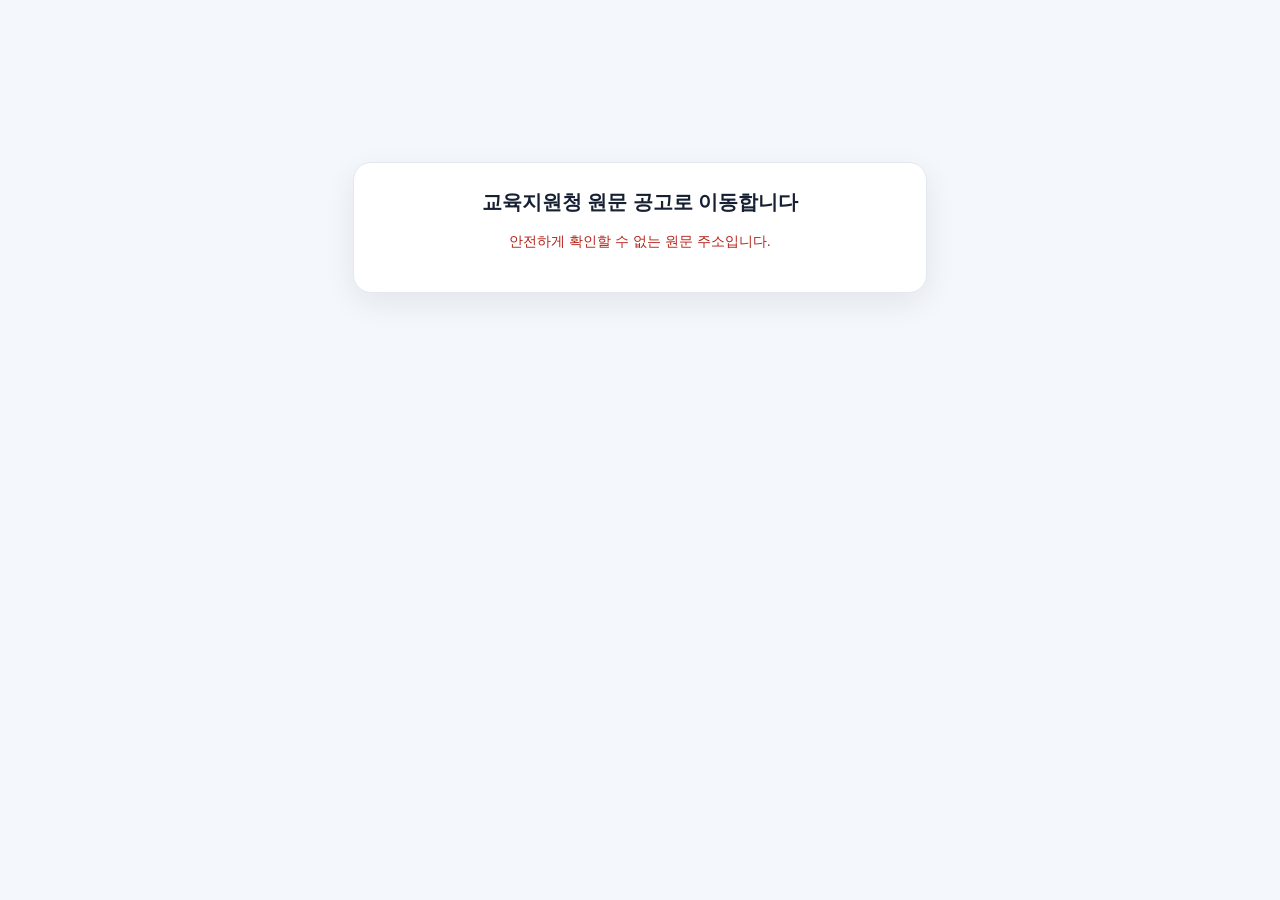
<file: open-job.html>
<!doctype html>
<html lang="ko">
<head>
<meta charset="utf-8">
<meta name="viewport" content="width=device-width,initial-scale=1">
<title>원문 공고로 이동 중 | 수도권에듀잡</title>
<style>body{margin:0;background:#f4f7fb;color:#162033;font-family:-apple-system,BlinkMacSystemFont,"Segoe UI","Noto Sans KR",sans-serif}.box{max-width:520px;margin:18vh auto;padding:26px;background:#fff;border:1px solid #e3e8f0;border-radius:18px;text-align:center;box-shadow:0 10px 30px rgba(22,32,51,.08)}h1{font-size:20px;margin:0 0 10px}p{color:#687386;line-height:1.6;font-size:14px}button{border:0;border-radius:11px;background:#2563eb;color:#fff;font-weight:800;padding:12px 18px;font-size:15px;cursor:pointer}.err{color:#b42318}</style>
</head>
<body>
<div class="box"><h1>교육지원청 원문 공고로 이동합니다</h1><p id="msg">잠시만 기다려 주세요.</p><button id="retry" hidden type="button">원문 공고 열기</button></div>
<script>
const ALLOWED=new Set(['dbedu.sen.go.kr','sbedu.sen.go.kr','nbedu.sen.go.kr','bbedu.sen.go.kr','jbedu.sen.go.kr','gdspedu.sen.go.kr','gsycedu.sen.go.kr','gnscedu.sen.go.kr','dgedu.sen.go.kr','sdgjedu.sen.go.kr','sbgbedu.sen.go.kr']);
const qs=new URLSearchParams(location.search);const target=qs.get('url')||'';const seq=qs.get('job_seq')||'';let u=null;try{u=new URL(target)}catch(e){}
const ok=!!u&&u.protocol==='https:'&&ALLOWED.has(u.hostname)&&u.pathname==='/FUS/JO/JOV11.do'&&/^\d+$/.test(seq);
const msg=document.getElementById('msg');const retry=document.getElementById('retry');
function submitOfficial(){if(!ok)return;const f=document.createElement('form');f.method='post';f.action=u.href;const i=document.createElement('input');i.type='hidden';i.name='job_seq';i.value=seq;f.appendChild(i);document.body.appendChild(f);f.submit()}
if(ok){retry.hidden=false;retry.addEventListener('click',submitOfficial);setTimeout(submitOfficial,80)}else{msg.textContent='안전하게 확인할 수 없는 원문 주소입니다.';msg.className='err'}
</script>
</body>
</html>
</file>
<file: naver-theme.css>
:root{--bg:#f5f6f7!important;--card:#fff!important;--ink:#202124!important;--muted:#7b818a!important;--line:#e7e9ec!important;--blue:#03c75a!important;--blue2:#eafff2!important;--green:#03c75a!important;--shadow:none!important}body{background:#f5f6f7!important;color:#202124!important}.wrap{max-width:1240px!important}.hero{background:#fff!important;color:#202124!important;padding:9px 0 10px!important;box-shadow:none!important;border-bottom:1px solid #eceef0!important}.top{min-height:38px!important}.brand{font-size:21px!important;color:#03c75a!important;letter-spacing:-.8px!important}.logo{width:30px!important;height:30px!important;border-radius:8px!important;background:#03c75a!important;border:0!important;color:#fff!important;font-size:0!important;font-weight:950!important}.logo:after{content:'S';font-size:17px;line-height:1;color:#fff}.official-links{gap:5px!important}.official-links a{font-size:10px!important;color:#666!important;border:1px solid #e3e5e8!important;padding:6px 8px!important;border-radius:7px!important;background:#fff!important}.hero h1,.hero p,.coverage{display:none!important}.searchbox{max-width:760px!important;margin:4px auto 0!important;gap:0!important;border:2px solid #03c75a!important;border-radius:10px!important;padding:0!important;box-shadow:none!important;overflow:hidden!important}.searchbox input{padding:11px 14px!important;font-size:15px!important;color:#222!important}.searchbox input::placeholder{color:#9aa0a6!important}.searchbox button{background:#03c75a!important;border-radius:0!important;padding:0 20px!important;font-size:13px!important;min-width:72px!important}.stats{gap:7px!important;margin-top:8px!important}.stat{min-height:50px!important;padding:9px 12px!important;border-radius:9px!important;border:1px solid #e8eaed!important;box-shadow:none!important}.stat .n{font-size:19px!important;color:#222!important}.stat .t{font-size:10px!important;margin-top:4px!important}.stat.hot .n{color:#f04452!important}.stat.new .n{color:#03a84d!important}.layout{grid-template-columns:286px minmax(0,1fr)!important;gap:12px!important;margin-top:9px!important}.panel{border-radius:10px!important;border:1px solid #e4e6e9!important;padding:14px!important;box-shadow:none!important}.filter-head{margin-bottom:8px!important}.filter-head strong{font-size:15px!important}.reset,.mini-btn{background:#f2f3f5!important;color:#5f6368!important;border-radius:7px!important}.filter-section{padding:11px 0!important;border-color:#f0f1f2!important}.filter-title{margin-bottom:7px!important}.filter-title h3{font-size:12px!important}.hint{font-size:9px!important}.checks{gap:5px!important}.check{padding:6px 7px!important;border-radius:7px!important;border-color:#e4e6e9!important;font-size:11px!important;color:#50555c!important}.check:has(input:checked){border-color:#03c75a!important;background:#f0fff6!important;color:#008f3d!important;font-weight:800!important}.check input{accent-color:#03c75a!important}.region-checks{gap:4px!important}.region-checks .check{padding:5px 6px!important;font-size:10px!important}.selected-box{background:#f3fff7!important;border-color:#d9f7e5!important;border-radius:8px!important}.toolbar{margin:2px 2px 8px!important}.result{font-size:12px!important}.result strong{font-size:18px!important;color:#111!important}.sort{border-radius:8px!important;padding:8px 9px!important;font-size:11px!important}.list{gap:7px!important}.job{border-radius:10px!important;padding:14px 15px!important;border-color:#e4e6e9!important;box-shadow:none!important;background:#fff!important}.job:hover{transform:none!important;border-color:#b9dfc8!important;box-shadow:0 2px 8px rgba(0,0,0,.04)!important}.badges{gap:5px!important;margin-bottom:7px!important}.badge{border-radius:5px!important;padding:4px 6px!important;font-size:9px!important}.badge.prov,.badge.type{background:#effaf3!important;color:#07863c!important}.badge.seoul{background:#f4f5f6!important;color:#555!important}.badge.today{background:#e9fff2!important;color:#07863c!important}.job h2{font-size:16px!important;line-height:1.4!important;margin-bottom:4px!important;color:#1f1f1f!important}.school{font-size:12px!important;color:#666!important}.meta{gap:6px 12px!important;margin-top:10px!important;padding-top:9px!important}.meta div{font-size:11px!important}.subject{margin-top:8px!important;padding:8px 9px!important;border-radius:7px!important;background:#f8f9fa!important;font-size:11px!important}.source{margin-top:7px!important;font-size:9px!important}.go{border-radius:7px!important;background:#eafff2!important;color:#02823a!important;padding:8px 10px!important;font-size:10px!important}.source-status{border-radius:9px!important}.footer{color:#999!important}.mobile-filter-toggle{display:none;border:1px solid #dfe3e6;background:#fff;color:#202124;border-radius:8px;padding:7px 10px;font-size:12px;font-weight:800;cursor:pointer}.mobile-filter-toggle:before{content:'☰ ';color:#03c75a}@media (hover:hover) and (pointer:fine) and (min-width:901px){.layout{grid-template-columns:286px minmax(0,1fr)!important;margin-bottom:9px!important}.filter-panel{padding-right:10px!important}.layout>section{padding-right:3px!important}}@media(max-width:900px){html,body{height:auto!important;min-height:100%!important;overflow-x:hidden!important;overflow-y:auto!important}body{display:block!important}main.wrap{display:block!important;overflow:visible!important;min-height:0!important;width:auto!important}.layout{display:grid!important;grid-template-columns:minmax(0,1fr)!important;gap:9px!important;overflow:visible!important;min-height:0!important;margin-bottom:24px!important}.filter-panel{position:static!important;width:100%!important;height:auto!important;max-height:none!important;min-height:0!important;overflow:visible!important;padding-right:12px!important}.layout>section{width:100%!important;min-width:0!important;height:auto!important;max-height:none!important;min-height:0!important;overflow:visible!important;padding-right:0!important}.mobile-filter-toggle{display:inline-flex!important;align-items:center!important;margin-left:auto!important}.filter-head{gap:8px!important}.filter-panel.mobile-collapsed .filter-section,.filter-panel.mobile-collapsed .selected-box{display:none!important}.filter-panel.mobile-collapsed{padding-bottom:8px!important}.toolbar{margin-top:2px!important}.jobtop{min-width:0!important}.jobtop>div:first-child{min-width:0!important;flex:1 1 auto!important}.job h2{overflow-wrap:anywhere!important;word-break:keep-all!important}.meta{grid-template-columns:1fr 1fr!important}.source-status{margin-bottom:16px!important}}@media(max-width:650px){.wrap{padding:0 10px!important}.hero{padding:7px 0 8px!important}.brand{font-size:18px!important}.logo{width:28px!important;height:28px!important}.official-links{display:none!important}.searchbox{margin-top:5px!important}.searchbox input{padding:10px 11px!important;font-size:14px!important;min-width:0!important}.searchbox button{min-width:62px!important;padding:0 13px!important}.stats{grid-template-columns:repeat(2,minmax(0,1fr))!important;gap:6px!important}.stat{padding:8px 9px!important;min-height:48px!important}.panel{padding:12px!important}.job{padding:12px 13px!important}.region-checks{grid-template-columns:repeat(3,minmax(0,1fr))!important}.meta{grid-template-columns:1fr!important}.toolbar{align-items:center!important}.sort{max-width:130px!important}.go{display:none!important}}
</file>
